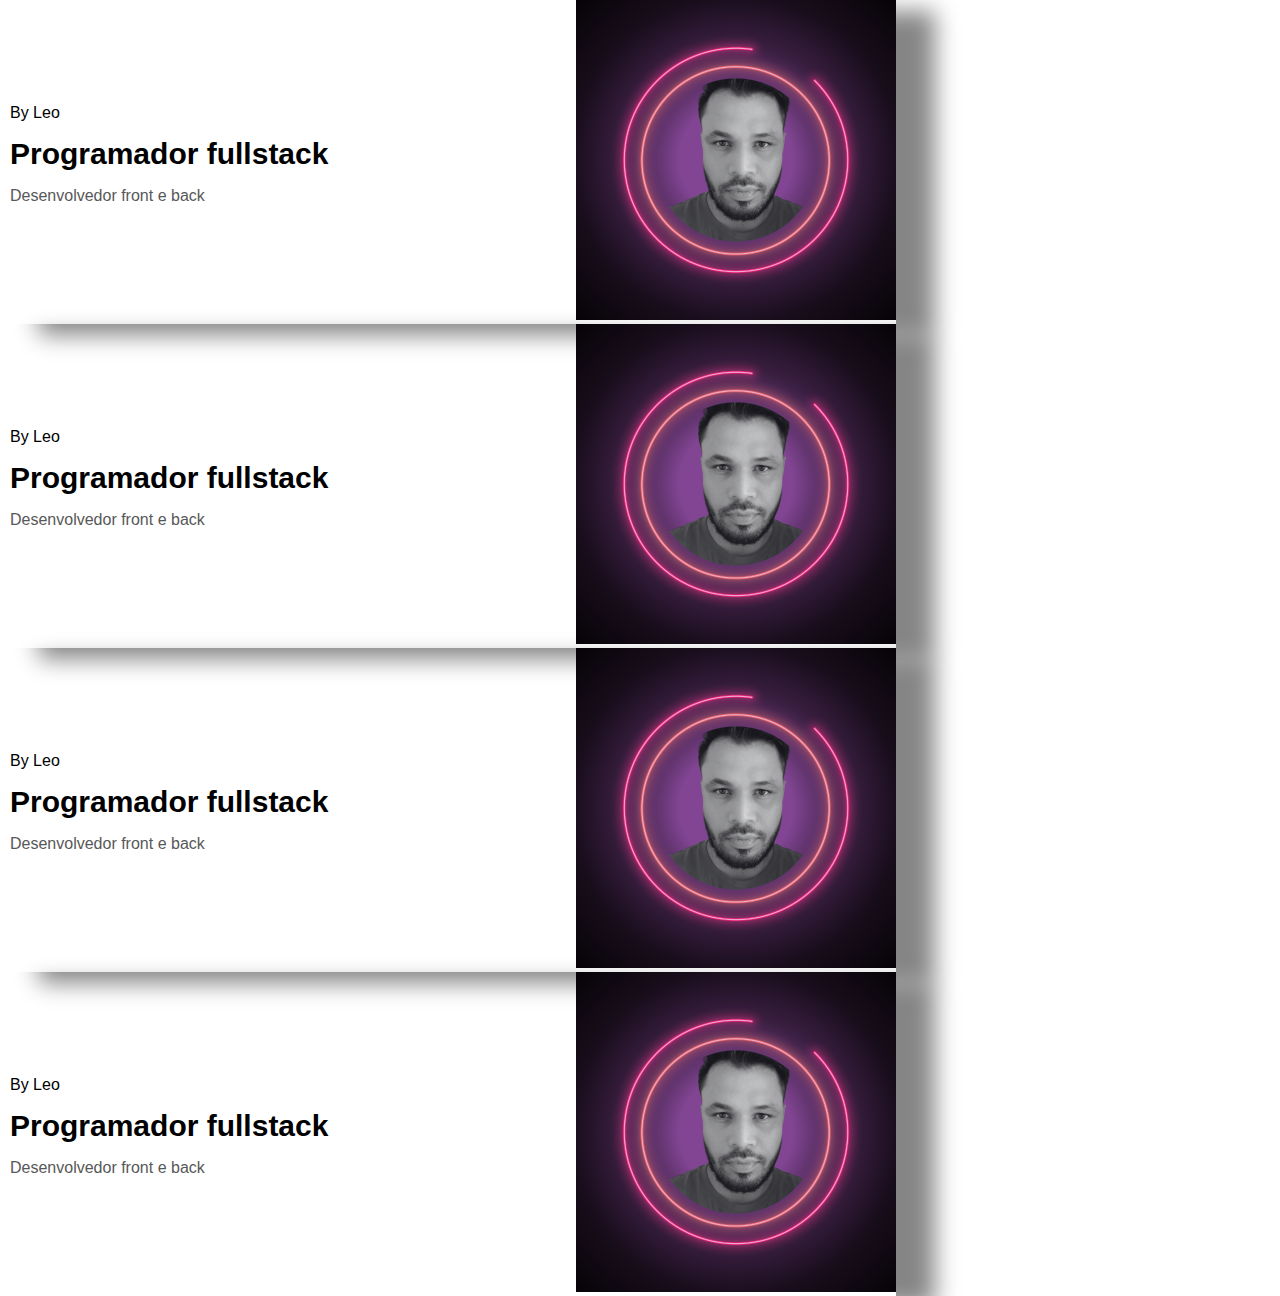
<file: Desafio-Web_componentes/index.html>
<!DOCTYPE html>
<html lang="en">

<head>
    <meta charset="UTF-8">
    <meta http-equiv="X-UA-Compatible" content="IE=edge">
    <meta name="viewport" content="width=device-width, initial-scale=1.0">
    <title>Portal de Noticías Galatica</title>
    <link rel="stylesheet" href="styles.css/card.css">
    <script src="src/components/CardNews.js" defer></script>
    <script src="src/components/TituloDinamico.js" defer></script>
</head>

<body>
    <div class="app-root">

        <card-news autor="Leo" title="Programador fullstack" link-url="www.google.com"
            photo="assets/Foto de perfil para Instagram circulo pintura colorido.png"
            content="Desenvolvedor front e back">
        </card-news>

        <card-news autor="Leo" title="Programador fullstack" link-url="www.google.com"
            photo="assets/Foto de perfil para Instagram circulo pintura colorido.png"
            content="Desenvolvedor front e back">
        </card-news>

        <card-news autor="Leo" title="Programador fullstack" link-url="www.google.com"
            photo="assets/Foto de perfil para Instagram circulo pintura colorido.png"
            content="Desenvolvedor front e back">
        </card-news>

        <card-news autor="Leo" title="Programador fullstack" link-url="www.google.com"
            photo="assets/Foto de perfil para Instagram circulo pintura colorido.png"
            content="Desenvolvedor front e back">
        </card-news>

</body>

</html>
</file>
<file: Desafio-Web_componentes/styles.css/card.css>
*{
    margin: 0;
    padding: 0;
    box-sizing: border-box;
    font-family: 'Segoe UI', sans-serif;
}
</file>
